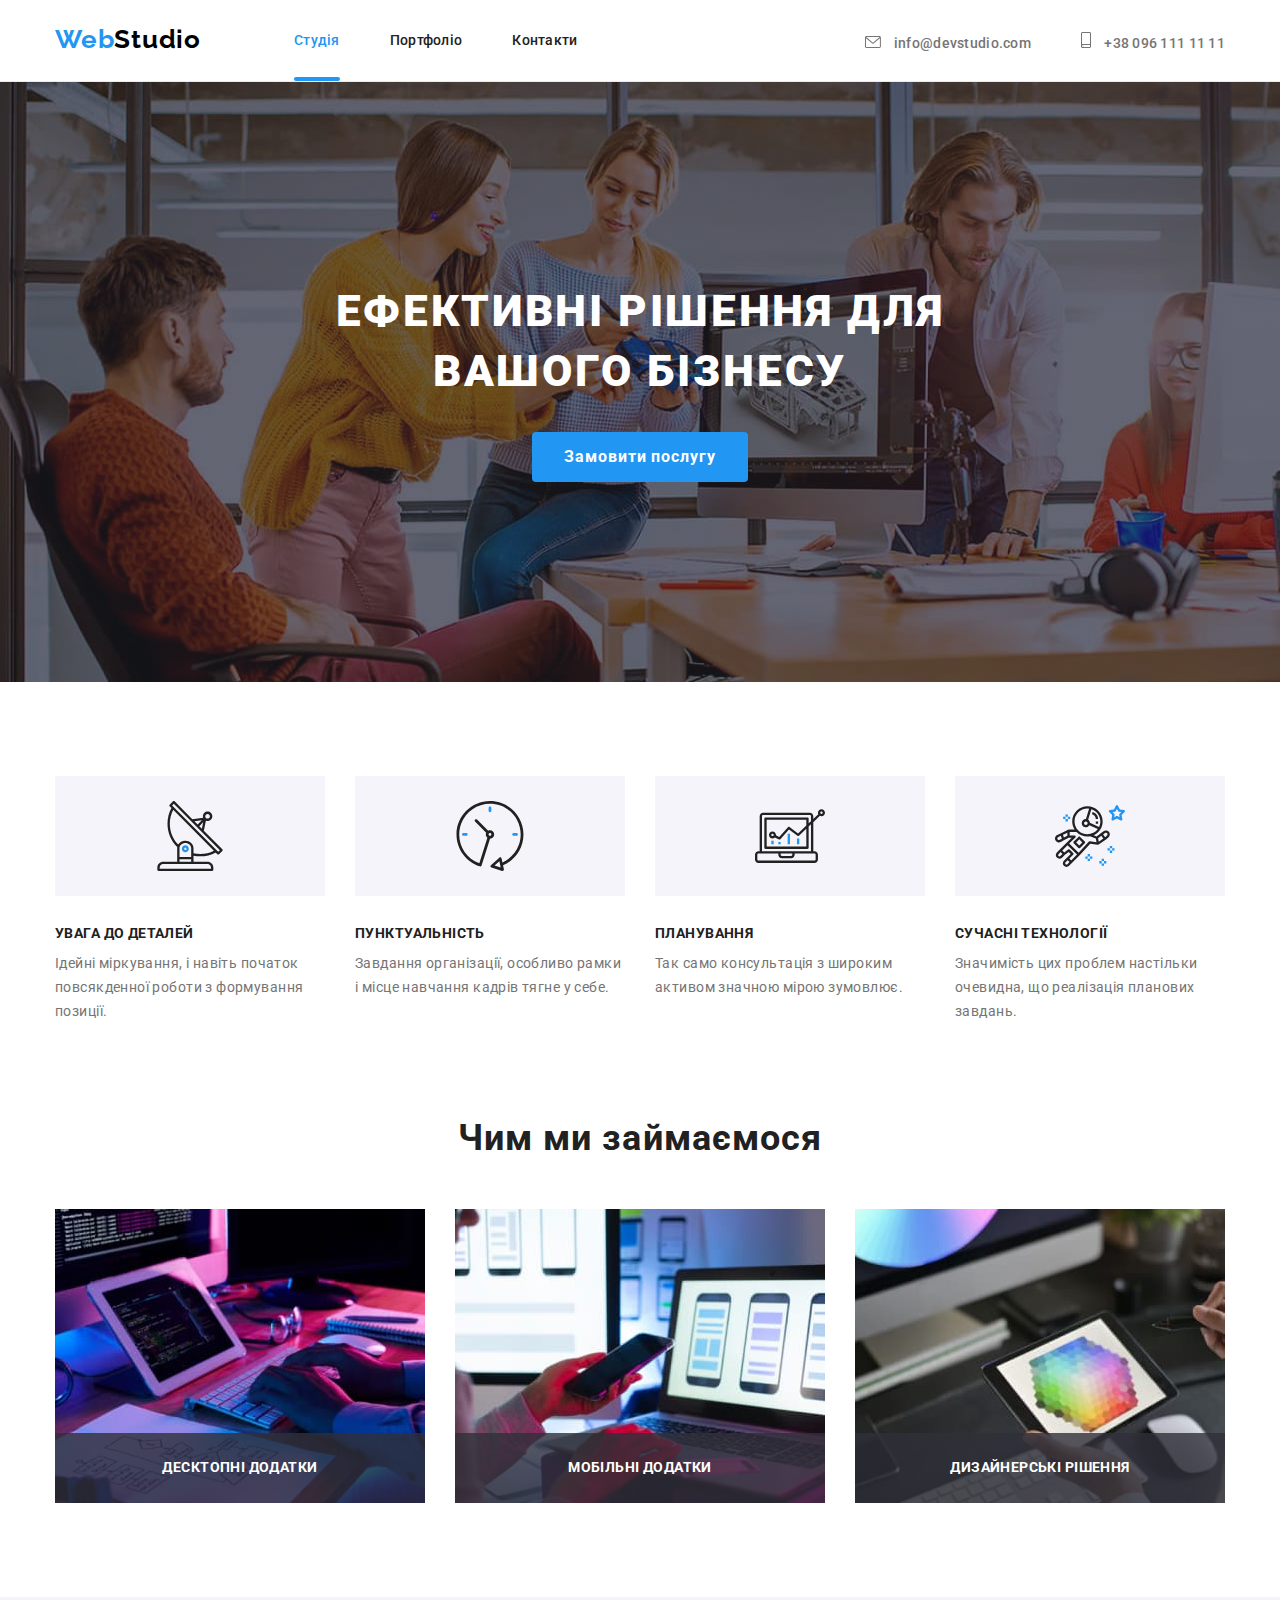
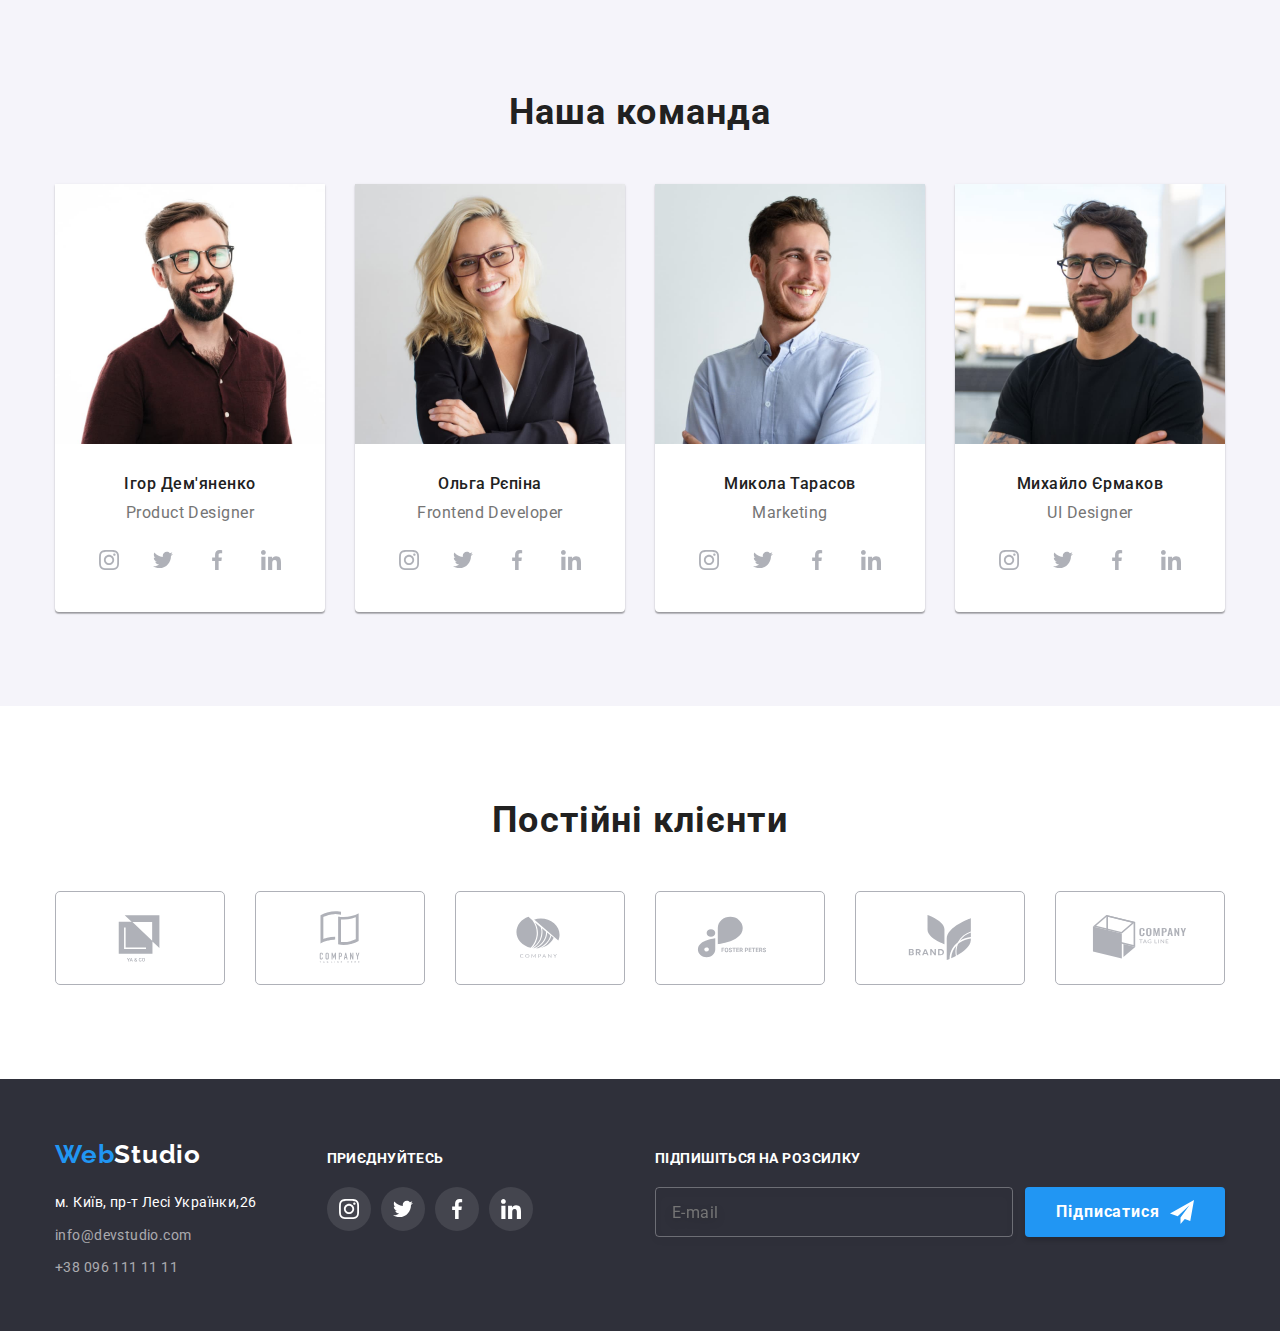
<file: index.html>
<!DOCTYPE html>
<html lang="uk">
<head>
    <meta charset="UTF-8">
    <meta http-equiv="X-UA-Compatible" content="IE=edge">
    <meta name="viewport" content="width=device-width, initial-scale=1.0">
    <title>WebStudio</title>
    <link rel="preconnect" href="https://fonts.googleapis.com"> 
    <link rel="preconnect" href="https://fonts.gstatic.com" crossorigin> 
    <link href="https://fonts.googleapis.com/css2?family=Raleway:wght@700&family=Roboto:wght@400;500;700;900&display=swap" rel="stylesheet">
    <link rel="stylesheet" href="https://cdnjs.cloudflare.com/ajax/libs/modern-normalize/1.1.0/modern-normalize.css">
    <link rel="stylesheet" href="css/main.min.css">
</head>
<body>
    <header class="header">
        <div class="header-mobile container">
            <a class="header__logo link" href="./index.html">
                Web<span class="accent">Studio</span> 
            </a>
            <button class="header-mobile__btn js-open-menu" type="button">
                <svg class="mobile-open" width="25" height="25">
                    <use href="./images/icons.svg#icon-menu_40px"></use>
                </svg>
            </button>
       
            <div class="header-mobile__wrap js-menu-container">
                <button class="header-mobile__btn-close js-close-menu" type="button">
                    <svg class="mobile-close" width="19" height="19">
                        <use href="./images/icons.svg#icon-close_40px"></use>
                    </svg>
                </button>
                <nav class="nav-mobile">
                    <ul class="nav-mobile__list list">
                        <li class="nav-mobile__item"><a class="nav-mobile__link link current" href="#">Студія</a></li>
                        <li class="nav-mobile__item"><a class="nav-mobile__link link" href="./portfolio.html">Портфоліо</a></li>
                        <li class="nav-mobile__item"><a class="nav-mobile__link link" href="#">Контакти</a></li>
                    </ul>
                </nav>
                <div class="contacts-mobile">
                   <ul class="contacts-mobile__list list">
                    <li class="contacts-mobile__item">
                        <a class="contacts-mobile__link-tel link" href="tel:+380961111111">+38 096 111 11 11</a>
                    </li>
                    <li class="contacts-mobile__item">
                        <a class="contacts-mobile__link-mail link" href="mailto:info@devstudio.com">info@devstudio.com</a>    
                    </li>
                   </ul>
                    
                </div>
                <div class="soc-media-mobile">
                    <ul class="soc-media-mobile__list list">
                        <li class="soc-media-mobile__item"><a class="soc-media-mobile__link link" href="https://www.instagram.com" aria-label="посилання на інстаграм">Instagram</a></li>
                        <li class="soc-media-mobile__item after"><a class="soc-media-mobile__link link" href="https://twitter.com" aria-label="посилання на твіттер">Twitter</a></li>
                        <li class="soc-media-mobile__item after"><a class="soc-media-mobile__link link" href="https://www.facebook.com" aria-label="посилання на фейсбук">Facebook</a></li>
                        <li class="soc-media-mobile__item after"><a class="soc-media-mobile__link link" href="https://ua.linkedin.com" aria-label="посилання на лінкедін">LinkedIn</a></li>
                    </ul>
                </div>
            </div>


        </div>
        <div class="container header__container">
            <a class="header__logo link" href="./index.html">
                Web<span class="accent">Studio</span> 
            </a>
            <nav class="header__nav">
                <ul class="header__menu list">
                  <li class="header__menu-item"><a class="header__menu-link link current" href="#">Студія</a></li>
                  <li class="header__menu-item"><a class="header__menu-link link" href="./portfolio.html">Портфоліо</a></li>
                  <li class="header__menu-item"><a class="header__menu-link link" href="#">Контакти</a></li>
                </ul>
            </nav>
            <ul class="header__contacts list">
                <li class="header__contacts-item">
                 <div class="header__contacts-icon">
                    <a class="header__contacts-mail link" href="mailto:info@devstudio.com">
                        <svg class="contacts-icons" aria-label="конверт" width="16px" height="12px">
                            <use href="./images/icons.svg#icon-envelope"></use>
                        </svg> 
                     info@devstudio.com
                    </a>
                 </div>
                </li>
                <li class="header__contacts-item">
                    <div class="header__contacts-icon">
                        <a class="header__contacts-tel link" href="tel:+380961111111">
                            <svg class="contacts-icons" aria-label="телефон" width="10px" height="16px">
                                <use href="./images/icons.svg#icon-smartphone"></use>
                            </svg>
                         +38 096 111 11 11
                        </a>
                    </div>
                </li>
            </ul>
        </div>
    </header>

    <main  class="page-main">
      
        <section class="hero">
            <div class="hero__container container">
               
                <h1 class="hero__head">ЕФЕКТИВНІ РІШЕННЯ ДЛЯ ВАШОГО БІЗНЕСУ </h1>
                <button data-modal-open class="hero__button" type="button">Замовити послугу</button>
                

             
            </div>
        </section>
        <section class="advantages">
            <div class="advantages__container container">
                <h2 class="advantages__visually-hidden">Наші переваги</h2>
                <ul class="advantages__list list">
                    <li class="advantages__item">
                        <div class="advantages__icon">
                            <svg class="advantages-icons" aria-label="антена" width="70px" height="70px">
                                <use href="./images/icons.svg#icon-antenna"></use>
                            </svg>
                        </div>
                        <h3 class="advantages__item-title">УВАГА ДО ДЕТАЛЕЙ</h3>
                        <p class="advantages__item-paragraph">Ідейні міркування, і навіть початок повсякденної роботи з формування позиції.
    
                        </p>
                    </li>
                    <li class="advantages__item">
                        <div class="advantages__icon">
                            <svg class="advantages-icons" aria-label="годинник" width="70px" height="70px">
                                <use href="./images/icons.svg#icon-clock"></use>
                            </svg>
                        </div>
                        <h3 class="advantages__item-title">ПУНКТУАЛЬНІСТЬ</h3>
                        <p class="advantages__item-paragraph">Завдання організації, особливо рамки і місце навчання кадрів тягне у себе.
    
                        </p>
                    </li>
                    <li class="advantages__item">
                        <div class="advantages__icon">
                            <svg class="advantages-icons" aria-label="діаграма" width="70px" height="70px">
                                <use href="./images/icons.svg#icon-diagram"></use>
                            </svg>
                        </div>
                        <h3 class="advantages__item-title">ПЛАНУВАННЯ</h3>
                        <p class="advantages__item-paragraph">Так само консультація з широким активом значною мірою зумовлює.
    
                        </p>
                    </li>
                    <li class="advantages__item">
                        <div class="advantages__icon">
                            <svg class="advantages__icons" aria-label="астронавт" width="70px" height="70px">
                                <use href="./images/icons.svg#icon-astronaut"></use>
                            </svg>
                        </div>
                        <h3 class="advantages__item-title">СУЧАСНІ ТЕХНОЛОГІЇ</h3>
                        <p class="advantages__item-paragraph">Значимість цих проблем настільки очевидна, що реалізація планових завдань.
    
                        </p>
                    </li>
                </ul>
            </div>
        </section>
    
        <section class="gallery">
            <div class="container gallery__container">
                <h2 class="gallery__head">Чим ми займаємося</h2>
                <ul class="gallery__list list">
                    <li class="gallery__item">
                        <picture>
                            <source
                              srcset="./images/img.jpg 1x, ./images/desktop1/img@2x-14.jpg 2x"
                              media="(min-width:1200px)"
                              type="image/jpg" 
                            />
                            
                            <img class="gallery__img" src="images/img.jpg" alt="фото1"/>
                        </picture>
                       
                        <p class="gallery__paragraph">ДЕСКТОПНІ ДОДАТКИ</p>
                    </li>
                    <li class="gallery__item">
                        <picture>
                            <source
                              srcset="./images/img-2.jpg 1x, ./images/desktop1/img@2x.jpg 2x"
                              media="(min-width:1200px)"
                              type="image/jpg" 
                            />
                            
                            <img class="gallery__img" src="images/img-2.jpg" alt="фото2"/>
                        </picture>
                        
                        <p class="gallery__paragraph">МОБІЛЬНІ ДОДАТКИ</p>
                    </li>
                    <li class="gallery__item">
                        <picture>
                            <source
                              srcset="./images/img-3.jpg 1x, ./images/desktop1/img@2x-2.jpg 2x"
                              media="(min-width:1200px)"
                              type="image/jpg" 
                            />
                            
                            <img class="gallery__img" src="images/img-3.jpg" alt="фото3"/>
                        </picture>
                      
                        <p class="gallery__paragraph">ДИЗАЙНЕРСЬКІ РІШЕННЯ</p>
                    </li>
                </ul>
            </div>
        </section>
    
        <section class="team">
            <div class="team__container container">
                <h2 class="team__head">Наша команда</h2>
                <ul class="team__list item-block list">
                    <li class="item-block__item">
                      
                        <picture>
                            <source
                              srcset="./images/photo.jpg 1x, ./images/desktop1/photo@2x-1.jpg 2x"
                              media="(min-width:1200px)"
                              type="image/jpg" 
                            />
                            <source
                              srcset="./images/tablet1/tabphoto1.jpg 1x, ./images/tablet1/tabphoto1@2x.jpg 2x"
                              media="(min-width:768px)"
                              type="image/jpg" 
                            />
                            <source
                              srcset="./images/mobile1/photomob-1.jpg 1x, ./images/mobile1/photomob@2x-1.jpg 2x"
                              media="(min-width:480px)"
                              type="image/jpg" 
                            />
                            <img class="item-block__img" src="images/photo.jpg" alt="Ігор Дем'яненко"/>
                        </picture>
            
                        <div class="item-block__info">
                            <h3 class="item-block__name">Ігор Дем'яненко</h3>
                            <p class="item-block__profession">Product Designer</p>
                           <ul class="social-list list">
                                <li  class="social-list__item">
                                    <a class="social-link link" href="https://www.instagram.com" aria-label="посилання на інстаграм">
                                        <svg class="social-icon" aria-label="інстаграм" width="20px" height="20px">
                                            <use href="./images/icons.svg#icon-instagram"></use>
                                        </svg>
                                    </a>
                                </li>
                                <li class="social-list__item">
                                    <a class="social-link link" href="https://twitter.com" aria-label="посилання на твіттер">
                                        <svg class="social-icon" aria-label="твіттер" width="20px" height="20px">
                                            <use href="./images/icons.svg#icon-twitter"></use>
                                        </svg>
                                    </a>
                                </li>
                                <li class="social-list__item">
                                    <a class="social-link link" href="https://www.facebook.com" aria-label="посилання на фейсбук">
                                        <svg class="social-icon" aria-label="фейсбук" width="20px" height="20px">
                                            <use href="./images/icons.svg#icon-facebook"></use>
                                        </svg>
                                    </a>
                                </li>
                                <li class="social-list__item">
                                    <a class="social-link link" href="https://ua.linkedin.com" aria-label="посилання на лінкедін">
                                        <svg class="social-icon" aria-label="лінкедін" width="20px" height="20px">
                                            <use href="./images/icons.svg#icon-linkedin"></use>
                                        </svg>
                                    </a>
                                </li>
                           </ul>
                        </div>
                    </li>
                    <li class="item-block__item">
                        <picture>
                            <source
                              srcset="./images/photo-2.jpg 1x, ./images/desktop1/photo@2x-2.jpg 2x"
                              media="(min-width:1200px)"
                              type="image/jpg" 
                            />
                            <source
                              srcset="./images/tablet1/tabphoto2.jpg 1x, ./images/tablet1/tabphoto@2x-2.jpg 2x"
                              media="(min-width:768px)"
                              type="image/jpg" 
                            />
                            <source
                              srcset="./images/mobile1/photomob-2.jpg 1x, ./images/mobile1/photomob@2x-2.jpg 2x"
                              media="(min-width:480px)"
                              type="image/jpg" 
                            />
                            <img class="item-block__img" src="./images/photo-2.jpg" alt="Ольга Рєпіна"/>
                           
                        </picture>
                       
                        <div class="item-block__info">
                            <h3 class="item-block__name">Ольга Рєпіна</h3>
                            <p class="item-block__profession">Frontend Developer</p>
                            <ul class="social-list list">
                                <li  class="social-list__item">
                                    <a class="social-link link" href="https://www.instagram.com" aria-label="посилання на інстаграм">
                                        <svg class="social-icon" aria-label="інстаграм" width="20px" height="20px">
                                            <use href="./images/icons.svg#icon-instagram"></use>
                                        </svg>
                                    </a>
                                </li>
                                <li class="social-list__item">
                                    <a class="social-link link" href="https://twitter.com" aria-label="посилання на твіттер">
                                        <svg class="social-icon" aria-label="твіттер" width="20px" height="20px">
                                            <use href="./images/icons.svg#icon-twitter"></use>
                                        </svg>
                                    </a>
                                </li>
                                <li class="social-list__item">
                                    <a class="social-link link" href="https://www.facebook.com" aria-label="посилання на фейсбук">
                                        <svg class="social-icon" aria-label="фейсбук" width="20px" height="20px">
                                            <use href="./images/icons.svg#icon-facebook"></use>
                                        </svg>
                                    </a>
                                </li>
                                <li class="social-list__item">
                                    <a class="social-link link" href="https://ua.linkedin.com" aria-label="посилання на лінкедін">
                                        <svg class="social-icon" aria-label="лінкедін" width="20px" height="20px">
                                            <use href="./images/icons.svg#icon-linkedin"></use>
                                        </svg>
                                    </a>
                                </li>
                           </ul>
                        </div>
                    </li>
                    <li class="item-block__item">
                        <picture>
                            <source
                              srcset="./images/photo-3.jpg 1x, ./images/desktop1/photo@2x-3.jpg 2x"
                              media="(min-width:1200px)"
                              type="image/jpg" 
                            />
                            <source
                              srcset="./images/tablet1/tabphoto3.jpg 1x, ./images/tablet1/tabphoto@2x-3.jpg 2x"
                              media="(min-width:768px)"
                              type="image/jpg" 
                            />
                            <source
                              srcset="./images/mobile1/photomob-3.jpg 1x, ./images/mobile1/photomob@2x-3.jpg 2x"
                              media="(min-width:480px)"
                              type="image/jpg" 
                            />
                            <img class="item-block__img" src="images/photo-3.jpg" alt="Микола Тарасов" />
                           
                        </picture>
                       
                        <div class="item-block__info">
                            <h3 class="item-block__name">Микола Тарасов</h3>
                            <p class="item-block__profession">Marketing</p>
                            <ul class="social-list list">
                                <li  class="social-list__item">
                                    <a class="social-link link" href="https://www.instagram.com" aria-label="посилання на інстаграм">
                                        <svg class="social-icon" aria-label="інстаграм" width="20px" height="20px">
                                            <use href="./images/icons.svg#icon-instagram"></use>
                                        </svg>
                                    </a>
                                </li>
                                <li class="social-list__item">
                                    <a class="social-link link" href="https://twitter.com" aria-label="посилання на твіттер">
                                        <svg class="social-icon" aria-label="твіттер" width="20px" height="20px">
                                            <use href="./images/icons.svg#icon-twitter"></use>
                                        </svg>
                                    </a>
                                </li>
                                <li class="social-list__item">
                                    <a class="social-link link" href="https://www.facebook.com" aria-label="посилання на фейсбук">
                                        <svg class="social-icon" aria-label="фейсбук" width="20px" height="20px">
                                            <use href="./images/icons.svg#icon-facebook"></use>
                                        </svg>
                                    </a>
                                </li>
                                <li class="social-list__item">
                                    <a class="social-link link" href="https://ua.linkedin.com" aria-label="посилання на лінкедін">
                                        <svg class="social-icon" aria-label="лінкедін" width="20px" height="20px">
                                            <use href="./images/icons.svg#icon-linkedin"></use>
                                        </svg>
                                    </a>
                                </li>
                           </ul>
                        </div>
                    </li>
                    <li class="item-block__item">
                        <picture>
                            <source
                              srcset="./images/photo-4.jpg 1x, ./images/desktop1/photo@2x-4.jpg 2x"
                              media="(min-width:1200px)"
                              type="image/jpg" 
                            />
                            <source
                              srcset="./images/tablet1/tabphoto4.jpg 1x, ./images/tablet1/tabphoto@2x-4.jpg 2x"
                              media="(min-width:768px)"
                              type="image/jpg" 
                            />
                            <source
                              srcset="./images/mobile1/photomob-4.jpg 1x, ./images/mobile1/photomob@2x-4.jpg 2x"
                              media="(min-width:480px)"
                              type="image/jpg" 
                            />
                            <img class="item-block__img" src="images/photo-4.jpg" alt="Михайло Єрмаков" />
                           
                        </picture>
                        
                        <div class="item-block__info">
                            <h3 class="item-block__name">Михайло Єрмаков</h3>
                            <p class="item-block__profession">UI Designer</p>
                            <ul class="social-list list">
                                <li  class="social-list__item">
                                    <a class="social-link link" href="https://www.instagram.com" aria-label="посилання на інстаграм">
                                        <svg class="social-icon" aria-label="інстаграм" width="20px" height="20px">
                                            <use href="./images/icons.svg#icon-instagram"></use>
                                        </svg>
                                    </a>
                                </li>
                                <li class="social-list__item">
                                    <a class="social-link link" href="https://twitter.com" aria-label="посилання на твіттер">
                                        <svg class="social-icon" aria-label="твіттер" width="20px" height="20px">
                                            <use href="./images/icons.svg#icon-twitter"></use>
                                        </svg>
                                    </a>
                                </li>
                                <li class="social-list__item">
                                    <a class="social-link link" href="https://www.facebook.com" aria-label="посилання на фейсбук">
                                        <svg class="social-icon" aria-label="фейсбук" width="20px" height="20px">
                                            <use href="./images/icons.svg#icon-facebook"></use>
                                        </svg>
                                    </a>
                                </li>
                                <li class="social-list__item">
                                    <a class="social-link link" href="https://ua.linkedin.com" aria-label="посилання на лінкедін">
                                        <svg class="social-icon" aria-label="лінкедін" width="20px" height="20px">
                                            <use href="./images/icons.svg#icon-linkedin"></use>
                                        </svg>
                                    </a>
                                </li>
                           </ul>
                        </div>
                    </li>
                </ul>
            </div>
        </section>
    
        <section class="clients">
            <div class="container">
                <h2 class="clients__head">Постійні клієнти</h2>
                <ul class="clients__list list">
                    <li class="clients__item">
                        <a class="clients__link link" href="#" aria-label="посилання на компанію">
                            <svg class="clients-icon" aria-label="компанія" width="106px" height="60">
                                <use href="./images/icons.svg#icon-Logo"></use>
                            </svg>
                        </a>
                    </li>
                    <li class="clients__item">
                        <a class="clients__link link" href="#" aria-label="посилання на компанію">
                            <svg class="clients-icon" aria-label="компанія" width="106px" height="60">
                                <use href="./images/icons.svg#icon-Logo-2"></use>
                            </svg>
                        </a>
                    </li>
                    <li class="clients__item">
                        <a class="clients__link link" href="#" aria-label="посилання на компанію">
                            <svg class="clients-icon" aria-label="компанія" width="106px" height="60">
                                <use href="./images/icons.svg#icon-Logo-3"></use>
                            </svg>
                         </a>
                    </li>
                    <li class="clients__item">
                        <a class="clients__link link" href="#" aria-label="посилання на компанію">
                            <svg class="clients-icon" aria-label="компанія" width="106px" height="60">
                                <use href="./images/icons.svg#icon-Logo-4"></use>
                            </svg>
                        </a>
                    </li>
                    <li class="clients__item">
                        <a class="clients__link link" href="#" aria-label="посилання на компанію">
                            <svg class="clients-icon" aria-label="компанія" width="106px" height="60">
                                <use href="./images/icons.svg#icon-Logo-5"></use>
                            </svg>
                        </a>
                    </li>
                    <li class="clients__item">
                        <a class="clients__link link" href="#" aria-label="посилання на компанію">
                            <svg class="clients-icon" aria-label="компанія" width="106px" height="60">
                                <use href="./images/icons.svg#icon-Logo-6"></use>
                            </svg>
                        </a>
                    </li>
                </ul>
            </div>
        </section>
    
    

    </main>
    <footer class="footer">
        <div class="container footer__container">
            <div class="footer__tablet">
                <div class="footer__contacts">
                    <a class="footer__logo link" href="./index.html">
                        Web<span class="logo-footer-accent">Studio</span>
                    </a>
                    
                    <address class="footer__adress">
                        <ul class="footer__list list">
                            <li class="footer__item"><a class="footer__map link" href="https://goo.gl/maps/fyVQW1wVVdpxyoAL6" target="_blank"  rel="noopener noreferrer" >м. Київ, пр-т Лесі Українки,26</a></li>
                            <li class="footer__item"><a class="footer__mail link" href="mailto:info@devstudio.com">info@devstudio.com</a></li>
                            <li class="footer__item"><a class="footer__tel link" href="tel:+380961111111">+38 096 111 11 11</a></li>
                        </ul>
                    </address>
                </div>
                <div class="footer-social">
                    <h3 class="footer-social__head">ПРИЄДНУЙТЕСЬ</h3>
                    <ul class="social-list list">
                        <li  class="footer-social__item">
                            <a class="social-link link" href="https://www.instagram.com" aria-label="посилання на інстаграм">
                                <svg class="social-icon-footer" aria-label="інстаграм" width="20px" height="20px">
                                    <use href="./images/icons.svg#icon-instagram"></use>
                                </svg>
                            </a>
                        </li>
                        <li class="footer-social__item">
                            <a class="social-link link" href="https://twitter.com" aria-label="посилання на твіттер">
                                <svg class="social-icon-footer" aria-label="твіттер" width="20px" height="20px">
                                    <use href="./images/icons.svg#icon-twitter"></use>
                                </svg>
                            </a>
                        </li>
                        <li class="footer-social__item">
                            <a class="social-link link" href="https://www.facebook.com" aria-label="посилання на фейсбук">
                                <svg class="social-icon-footer" aria-label="фейсбук" width="20px" height="20px">
                                    <use href="./images/icons.svg#icon-facebook"></use>
                                </svg>
                            </a>
                        </li>
                        <li class="footer-social__item">
                            <a class="social-link link" href="https://ua.linkedin.com" aria-label="посилання на лінкедін">
                                <svg class="social-icon-footer" aria-label="лінкедін" width="20px" height="20px">
                                    <use href="./images/icons.svg#icon-linkedin"></use>
                                </svg>
                            </a>
                        </li>
                   </ul>
                </div>
            </div>
            <div class="footer-mail">
                <p class="footer-mail__paragraph">ПІДПИШІТЬСЯ НА РОЗСИЛКУ</p>
                <form class="form-subscribe">
                    <input class="form-subscribe__input" type="email" name="email" placeholder="E-mail">
                    <button class="form-subscribe__button" type="submit">Підписатися
                        <svg class="form-subscribe__icon" width="24" height="24">
                            <use href="./images/icons.svg#icon-icon-send"></use>
                        </svg>
                    </button>
                </form>

            </div>
        </div>
    </footer>
    
    <div class="backdrop is-hidden" data-modal>
        <div class="modal">
            <p class="modal__title">Залиште свої дані, ми вам передзвонимо</p>
            <button class="modal__button-close" data-modal-close>
                <svg class="icon-close" width="18" height="18">
                    <use href="./images/icons.svg#icon-close-black-18dp"></use>
                </svg>
            </button>
            <form class="modal-forms">
                <div class="modal-forms__group">
                    <label class="modal-forms__label" for="name">Ім'я</label>
                    <div class="modal-forms__svg">
                        <input class="modal-forms__input" type="text" name="name" id="name">
                        <svg class="modal-icon" width="18" height="18">
                            <use href="./images/icons.svg#icon-person-black-18dp-1"></use>
                        </svg>
                    </div>
                </div>
                <div class="modal-forms__group">
                    <label class="modal-forms__label" for="number-tel">Телефон</label>
                    <div class="modal-forms__svg">
                        <input class="modal-forms__input" type="tel" name="number-tel" id="number-tel">
                        <svg class="modal-icon" width="18" height="18">
                            <use href="./images/icons.svg#icon-phone-black-18dp-1"></use>
                        </svg>
                    </div>
                </div>
                <div class="modal-forms__group">
                    <label class="modal-forms__label" for="mail">Пошта</label>
                    <div class="modal-forms__svg">
                        <input class="modal-forms__input" type="email" name="mail" id="mail">
                        <svg class="modal-icon" width="18" height="18">
                            <use href="./images/icons.svg#icon-email-black-18dp-1"></use>
                        </svg>
                    </div>
                </div>
                <div class="form-box">
                    <label class="modal-forms__label" for="feedback">Коментар</label>
                    <textarea class="modal-textarea" name="feedback" id="feedback" placeholder="Введіть текст"></textarea>
                </div>
                <div class="form-checked">
                    
                    <label class="form-checked__label" for="user-accept">
                        <input class="modal-checked visually-hidden" type="checkbox" name="accept" id="user-accept">
                        <span class="modal-checked__vector">
                            <svg class="modal-checked__icon" width="11" height="8">
                                <use href="./images/icons.svg#icon-Vector"></use>
                            </svg>
                        </span>
                        <span>Погоджуюся з розсилкою та приймаю</span>
                    </label>
                    <a href="#" class="form-checked__checkbox-link"> Умови договору</a>
                </div>
                <button class="modal-btn" type="submit">Відправити</button>
            </form>
        </div>
    </div>
    <script src="./js/mobile-menu.js"></script>
    <script src="./js/modal.js"></script>
</body>
</html>
</file>
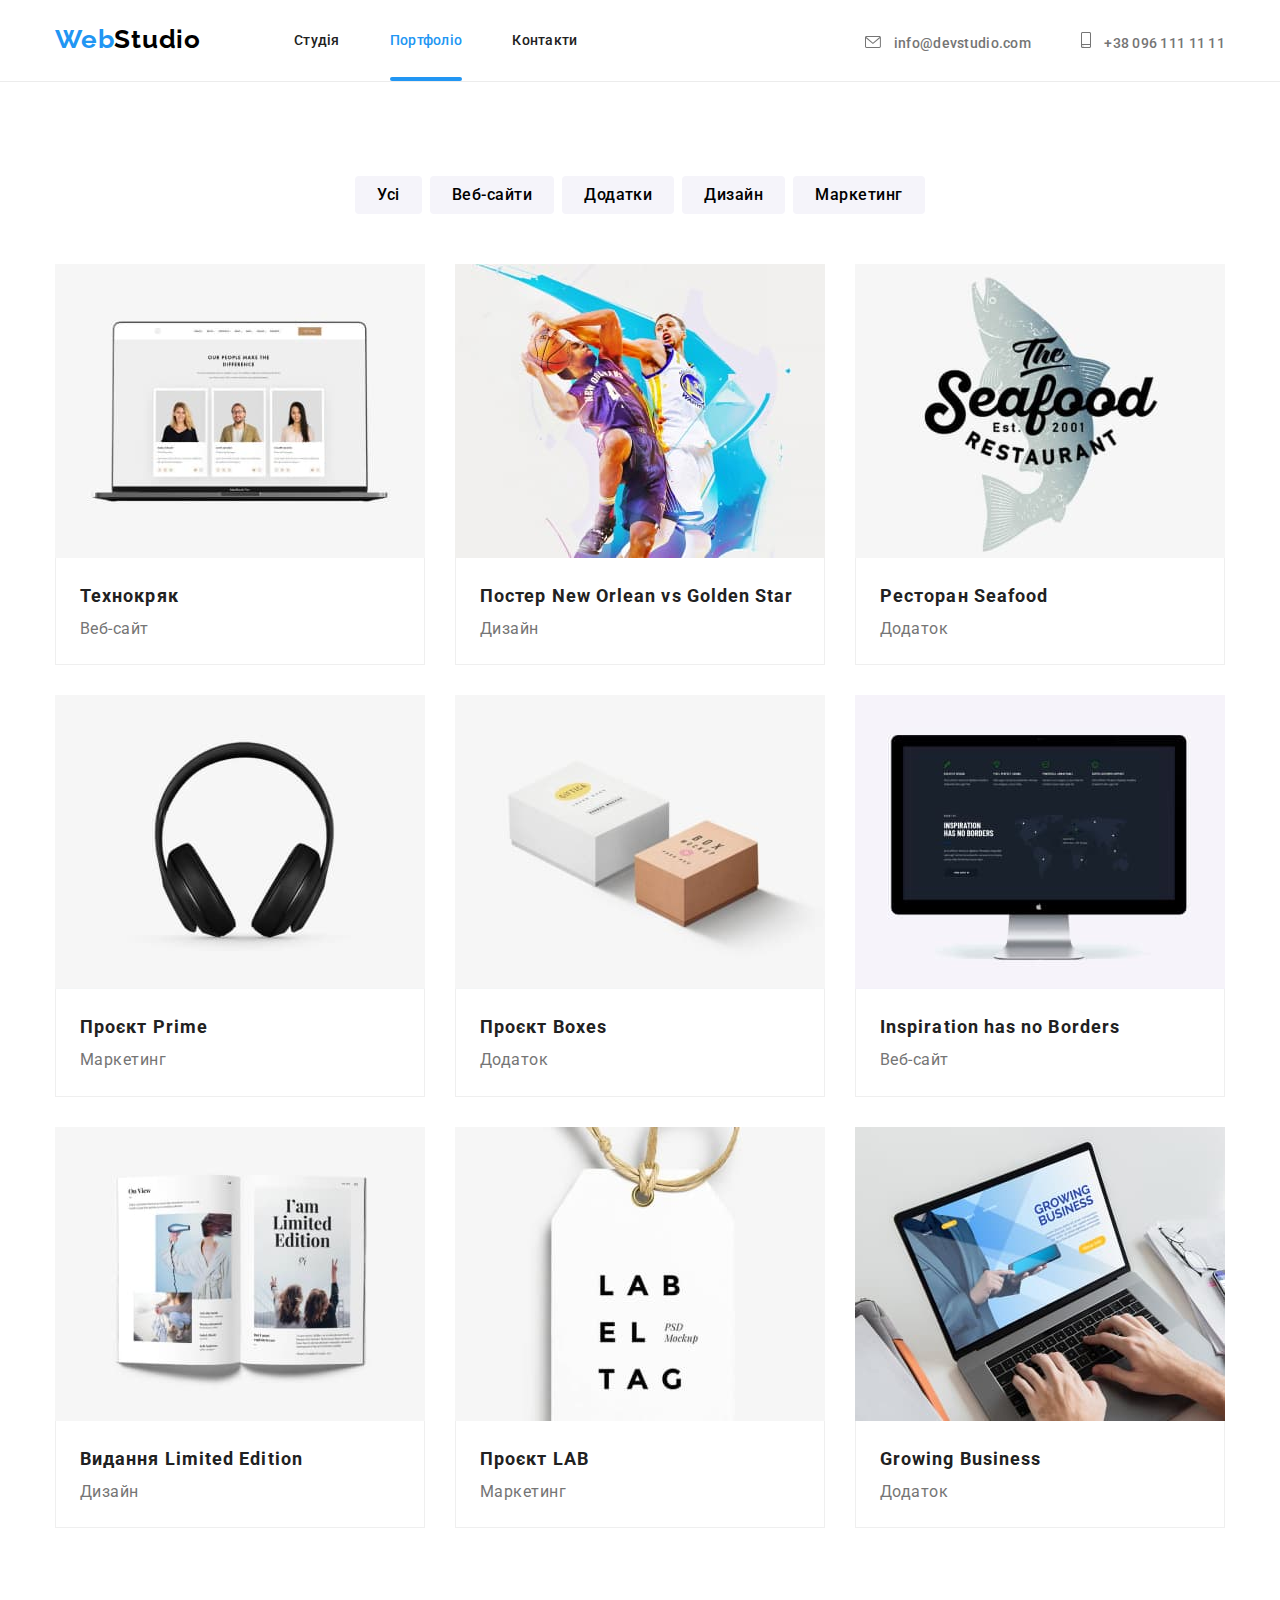
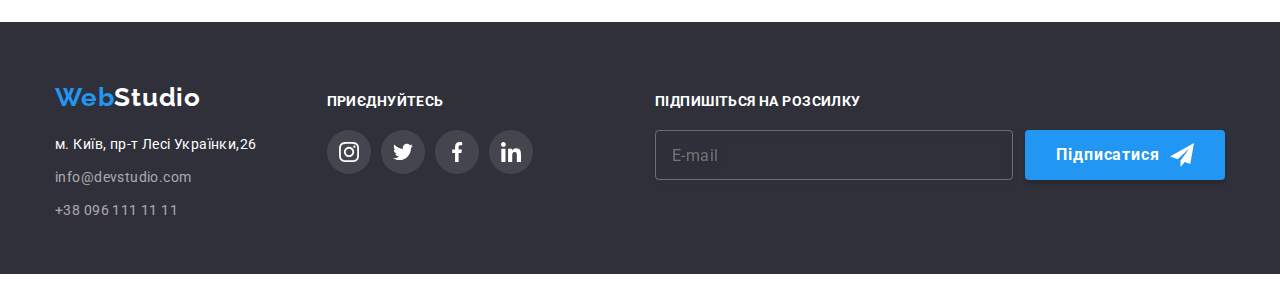
<file: portfolio.html>
<!DOCTYPE html>
<html lang="uk">
<head>
    <meta charset="UTF-8">
    <meta http-equiv="X-UA-Compatible" content="IE=edge">
    <meta name="viewport" content="width=device-width, initial-scale=1.0">
    <title>WebStudio</title>
    <link rel="preconnect" href="https://fonts.googleapis.com"> 
    <link rel="preconnect" href="https://fonts.gstatic.com" crossorigin> 
    <link href="https://fonts.googleapis.com/css2?family=Raleway:wght@700&family=Roboto:wght@400;500;700;900&display=swap" rel="stylesheet">
    <link rel="stylesheet" href="https://cdnjs.cloudflare.com/ajax/libs/modern-normalize/1.1.0/modern-normalize.css">
    <!-- <link rel="stylesheet" href="css/styles.css"> -->
    <link rel="stylesheet" href="css/main.min.css"> 
</head>
<body>
    <header class="header">
        <div class="header-mobile">
            <a class="header__logo link" href="./index.html">
                Web<span class="accent">Studio</span> 
            </a>
            <button class="header-mobile__btn js-open-menu" type="button">
                <svg class="mobile-open" width="25" height="25">
                    <use href="./images/icons.svg#icon-menu_40px"></use>
                </svg>
            </button>
       
            <div class="header-mobile__wrap js-menu-container">
                <button class="header-mobile__btn-close js-close-menu" type="button">
                    <svg class="mobile-close" width="19" height="19">
                        <use href="./images/icons.svg#icon-close_40px"></use>
                    </svg>
                </button>
                <nav class="nav-mobile">
                    <ul class="nav-mobile__list list">
                        <li class="nav-mobile__item"><a class="nav-mobile__link link" href="./index.html">Студія</a></li>
                        <li class="nav-mobile__item"><a class="nav-mobile__link link current" href="#">Портфоліо</a></li>
                        <li class="nav-mobile__item"><a class="nav-mobile__link link" href="#">Контакти</a></li>
                    </ul>
                </nav>
                <div class="contacts-mobile">
                   <ul class="contacts-mobile__list list">
                    <li class="contacts-mobile__item">
                        <a class="contacts-mobile__link-tel link" href="tel:+380961111111">+38 096 111 11 11</a>
                    </li>
                    <li class="contacts-mobile__item">
                        <a class="contacts-mobile__link-mail link" href="mailto:info@devstudio.com">info@devstudio.com</a>    
                    </li>
                   </ul>
                    
                </div>
                <div class="soc-media-mobile">
                    <ul class="soc-media-mobile__list list">
                        <li class="soc-media-mobile__item"><a class="soc-media-mobile__link link" href="https://www.instagram.com" aria-label="посилання на інстаграм">Instagram</a></li>
                        <li class="soc-media-mobile__item after"><a class="soc-media-mobile__link link" href="https://twitter.com" aria-label="посилання на твіттер">Twitter</a></li>
                        <li class="soc-media-mobile__item after"><a class="soc-media-mobile__link link" href="https://www.facebook.com" aria-label="посилання на фейсбук">Facebook</a></li>
                        <li class="soc-media-mobile__item after"><a class="soc-media-mobile__link link" href="https://ua.linkedin.com" aria-label="посилання на лінкедін">LinkedIn</a></li>
                    </ul>
                </div>
            </div>


        </div>
        <div class="container header__container">
            <a class="header__logo link" href="./index.html">
                Web<span class="accent">Studio</span> 
            </a>
            <nav class="header__nav">
                <ul class="header__menu list">
                  <li class="header__menu-item"><a class="header__menu-link link " href="./index.html">Студія</a></li>
                  <li class="header__menu-item"><a class="header__menu-link link current" href="#">Портфоліо</a></li>
                  <li class="header__menu-item"><a class="header__menu-link link" href="#">Контакти</a></li>
                </ul>
            </nav>
            <ul class="header__contacts list">
                <li class="header__contacts-item">
                 <div class="header__contacts-icon">
                    <a class="header__contacts-mail link" href="mailto:info@devstudio.com">
                        <svg class="contacts-icons" aria-label="конверт" width="16px" height="12px">
                            <use href="./images/icons.svg#icon-envelope"></use>
                        </svg> 
                     info@devstudio.com
                    </a>
                 </div>
                </li>
                <li class="header__contacts-item">
                    <div class="header__contacts-icon">
                        <a class="header__contacts-tel link" href="tel:+380961111111">
                            <svg class="contacts-icons" aria-label="телефон" width="10px" height="16px">
                                <use href="./images/icons.svg#icon-smartphone"></use>
                            </svg>
                         +38 096 111 11 11
                        </a>
                    </div>
                </li>
            </ul>
        </div>
    </header>

    
    <main class="portfolio-main">
        <section class="portfolio-hero">
            <div class="container">
                <h1 class="visually-hidden">Фільтр</h1>
                <ul class="portfolio-hero__list list">
                    <li class="portfolio-hero__item"><button class="portfolio-hero__button" type="button">Усі</button></li>
                    <li class="portfolio-hero__item"><button class="portfolio-hero__button" type="button">Веб-сайти</button></li>
                    <li class="portfolio-hero__item"><button class="portfolio-hero__button" type="button">Додатки</button></li>
                    <li class="portfolio-hero__item"><button class="portfolio-hero__button" type="button">Дизайн</button></li>
                    <li class="portfolio-hero__item"><button class="portfolio-hero__button" type="button">Маркетинг</button></li>
                </ul>
            
                <ul class="portfolio-gallery__list list">
                    <li class="portfolio-gallery__item">
                        <div class="img-descr">
                            <picture>
                                <source
                                  srcset="./images/portfolio1.jpg 1x, ./images/desktop1/img@2x-7.jpg 2x"
                                  media="(min-width:1200px)"
                                  type="image/jpg" 
                                />
                                <source
                                  srcset="./images/tablet1/tabportf1.jpg 1x, ./images/tablet1/tabportf1-@2x.jpg 2x"
                                  media="(min-width:768px)"
                                  type="image/jpg" 
                                />
                                <source
                                  srcset="./images/mobile1/portf1.jpg 1x, ./images/mobile1/portf1@2x.jpg 2x"
                                  media="(min-width:480px)"
                                  type="image/jpg" 
                                />
                                <img class="img-descr__img" src="images/portfolio1.jpg" alt="фото1"/>
                            </picture>
                           
                            <p class="img-descr__text">Ресурс пропонує комплексні пропозиції з різним рівнем функціоналу та сервісів. Все це дозволить відвідувачу отримати вичерпні відомості про компанію чи приватну особу.</p>
                        </div>
                        <div class="container-descr">
                            <h2 class="container-descr__head">Технокряк</h2>
                            <p class="container-descr__filter">Веб-сайт</p>
                        </div>
                    </li>
                    <li class="portfolio-gallery__item">
                        <div class="img-descr">
                            <picture>
                                <source
                                  srcset="./images/portfolio2.jpg 1x, ./images/desktop1/img@2x-8.jpg 2x"
                                  media="(min-width:1200px)"
                                  type="image/jpg" 
                                />
                                <source
                                  srcset="./images/tablet1/tabportf2.jpg 1x, ./images/tablet1/tabportf2-@2x.jpg 2x"
                                  media="(min-width:768px)"
                                  type="image/jpg" 
                                />
                                <source
                                  srcset="./images/mobile1/portf2.jpg 1x, ./images/mobile1/portf2@2x.jpg 2x"
                                  media="(min-width:480px)"
                                  type="image/jpg" 
                                />
                                <img class="img-descr__img" src="images/portfolio2.jpg" alt="фото2"/>
                            </picture>
                           
                            <p class="img-descr__text">Ресурс пропонує комплексні пропозиції з різним рівнем функціоналу та сервісів. Все це дозволить відвідувачу отримати вичерпні відомості про компанію чи приватну особу.</p>
                        </div>
                        <div class="container-descr">
                            <h2 class="container-descr__head">Постер New Orlean vs Golden Star</h2>
                            <p class="container-descr__filter">Дизайн</p>
                        </div>
                    </li>
                    <li class="portfolio-gallery__item">
                        <div class="img-descr">
                            <picture>
                                <source
                                  srcset="./images/portfolio3.jpg 1x, ./images/desktop1/img@2x-9.jpg 2x"
                                  media="(min-width:1200px)"
                                  type="image/jpg" 
                                />
                                <source
                                  srcset="./images/tablet1/tabportf3.jpg 1x, ./images/tablet1/tabportf3-@2x.jpg 2x"
                                  media="(min-width:768px)"
                                  type="image/jpg" 
                                />
                                <source
                                  srcset="./images/mobile1/portf3.jpg 1x, ./images/mobile1/portf3@2x.jpg 2x"
                                  media="(min-width:480px)"
                                  type="image/jpg" 
                                />
                                <img class="img-descr__img" src="images/portfolio3.jpg" alt="фото3"/>
                            </picture>
                           
                            <p class="img-descr__text">Ресурс пропонує комплексні пропозиції з різним рівнем функціоналу та сервісів. Все це дозволить відвідувачу отримати вичерпні відомості про компанію чи приватну особу.</p>
                        </div>
                        <div class="container-descr">
                            <h2 class="container-descr__head">Ресторан Seafood</h2>
                            <p class="container-descr__filter">Додаток</p>
                        </div>
                    </li>
                    <li class="portfolio-gallery__item">
                        <div class="img-descr">
                            <picture>
                                <source
                                  srcset="./images/portfolio4.jpg 1x, ./images/desktop1/img@2x-10.jpg 2x"
                                  media="(min-width:1200px)"
                                  type="image/jpg" 
                                />
                                <source
                                  srcset="./images/tablet1/tabportf4.jpg 1x, ./images/tablet1/tabportf4-@2x.jpg 2x"
                                  media="(min-width:768px)"
                                  type="image/jpg" 
                                />
                                <source
                                  srcset="./images/mobile1/portf4.jpg 1x, ./images/mobile1/portf4@2x.jpg 2x"
                                  media="(min-width:480px)"
                                  type="image/jpg" 
                                />
                                <img class="img-descr__img" src="images/portfolio4.jpg" alt="фото4"/>
                            </picture>
                         
                            <p class="img-descr__text">Ресурс пропонує комплексні пропозиції з різним рівнем функціоналу та сервісів. Все це дозволить відвідувачу отримати вичерпні відомості про компанію чи приватну особу.</p>
                        </div>
                        <div class="container-descr">
                            <h2 class="container-descr__head">Проєкт Prime</h2>
                            <p class="container-descr__filter">Маркетинг</p>
                        </div>
                    </li>
                    <li class="portfolio-gallery__item">
                        <div class="img-descr">
                            <picture>
                                <source
                                  srcset="./images/portfolio5.jpg 1x, ./images/desktop1/img@2x-11.jpg 2x"
                                  media="(min-width:1200px)"
                                  type="image/jpg" 
                                />
                                <source
                                  srcset="./images/tablet1/tabportf5.jpg 1x, ./images/tablet1/tabportf5-@2x.jpg 2x"
                                  media="(min-width:768px)"
                                  type="image/jpg" 
                                />
                                <source
                                  srcset="./images/mobile1/portf5.jpg 1x, ./images/mobile1/portf5@2x.jpg 2x"
                                  media="(min-width:480px)"
                                  type="image/jpg" 
                                />
                                <img class="img-descr__img" src="images/portfolio5.jpg" alt="фото5"/>
                            </picture>
                           
                            <p class="img-descr__text">Ресурс пропонує комплексні пропозиції з різним рівнем функціоналу та сервісів. Все це дозволить відвідувачу отримати вичерпні відомості про компанію чи приватну особу.</p>
                        </div>
                        <div class="container-descr">
                            <h2 class="container-descr__head">Проєкт Boxes</h2>
                            <p class="container-descr__filter">Додаток</p>
                        </div>
                    </li>
                    <li class="portfolio-gallery__item">
                        <div class="img-descr">
                            <picture>
                                <source
                                  srcset="./images/portfolio6.jpg 1x, ./images/desktop1/img@2x-12.jpg 2x"
                                  media="(min-width:1200px)"
                                  type="image/jpg" 
                                />
                                <source
                                  srcset="./images/tablet1/tabportf6.jpg 1x, ./images/tablet1/tabportf6-@2x.jpg 2x"
                                  media="(min-width:768px)"
                                  type="image/jpg" 
                                />
                                <source
                                  srcset="./images/mobile1/portf6.jpg 1x, ./images/mobile1/portf6@2x.jpg 2x"
                                  media="(min-width:480px)"
                                  type="image/jpg" 
                                />
                                <img class="img-descr__img" src="images/portfolio6.jpg" alt="фото6"/>
                            </picture>
                           
                            <p class="img-descr__text">Ресурс пропонує комплексні пропозиції з різним рівнем функціоналу та сервісів. Все це дозволить відвідувачу отримати вичерпні відомості про компанію чи приватну особу.</p>
                        </div>
                        <div class="container-descr">
                            <h2 class="container-descr__head">Inspiration has no Borders</h2>
                            <p class="container-descr__filter">Веб-сайт</p>
                        </div>
                    </li>
                    <li class="portfolio-gallery__item">
                        <div class="img-descr">
                            <picture>
                                <source
                                  srcset="./images/portfolio7.jpg 1x, ./images/desktop1/img@2x-13.jpg 2x"
                                  media="(min-width:1200px)"
                                  type="image/jpg" 
                                />
                                <source
                                  srcset="./images/tablet1/tabportf7.jpg 1x, ./images/tablet1/tabportf7-@2x.jpg 2x"
                                  media="(min-width:768px)"
                                  type="image/jpg" 
                                />
                                <source
                                  srcset="./images/mobile1/portf7.jpg 1x, ./images/mobile1/portf7@2x.jpg 2x"
                                  media="(min-width:480px)"
                                  type="image/jpg" 
                                />
                                <img class="img-descr__img" src="images/portfolio7.jpg" alt="фото7"/>
                            </picture>
                           
                            <p class="img-descr__text">Ресурс пропонує комплексні пропозиції з різним рівнем функціоналу та сервісів. Все це дозволить відвідувачу отримати вичерпні відомості про компанію чи приватну особу.</p>
                        </div>
                        <div class="container-descr">
                            <h2 class="container-descr__head">Видання Limited Edition</h2>
                            <p class="container-descr__filter">Дизайн</p>
                        </div>
                    </li>
                    <li class="portfolio-gallery__item">
                        <div class="img-descr">
                            <picture>
                                <source
                                  srcset="./images/portfolio8.jpg 1x, ./images/desktop1/img@2x-15.jpg 2x"
                                  media="(min-width:1200px)"
                                  type="image/jpg" 
                                />
                                <source
                                  srcset="./images/tablet1/tabportf8.jpg 1x, ./images/tablet1/tabportf8-@2x.jpg 2x"
                                  media="(min-width:768px)"
                                  type="image/jpg" 
                                />
                                <source
                                  srcset="./images/mobile1/portf8.jpg 1x, ./images/mobile1/portf8@2x.jpg 2x"
                                  media="(min-width:480px)"
                                  type="image/jpg" 
                                />
                                <img class="img-descr__img" src="images/portfolio8.jpg" alt="фото8"/>
                            </picture>
                           
                            <p class="img-descr__text">Ресурс пропонує комплексні пропозиції з різним рівнем функціоналу та сервісів. Все це дозволить відвідувачу отримати вичерпні відомості про компанію чи приватну особу.</p>
                        </div>
                        <div class="container-descr">
                            <h2 class="container-descr__head">Проєкт LAB</h2>
                            <p class="container-descr__filter">Маркетинг</p>
                        </div>
                    </li>
                    <li class="portfolio-gallery__item">
                        <div class="img-descr">
                            <picture>
                                <source
                                  srcset="./images/portfolio9.jpg 1x, ./images/desktop1/img@2x-16.jpg 2x"
                                  media="(min-width:1200px)"
                                  type="image/jpg" 
                                />
                                <source
                                  srcset="./images/tablet1/tabportf9.jpg 1x, ./images/tablet1/tabportf9-@2x.jpg 2x"
                                  media="(min-width:768px)"
                                  type="image/jpg" 
                                />
                                <source
                                  srcset="./images/mobile1/portf9.jpg 1x, ./images/mobile1/portf9@2x.jpg 2x"
                                  media="(min-width:480px)"
                                  type="image/jpg" 
                                />
                                <img class="img-descr__img" src="images/portfolio9.jpg" alt="фото9"/>
                            </picture>
                           
                            <p class="img-descr__text">Ресурс пропонує комплексні пропозиції з різним рівнем функціоналу та сервісів. Все це дозволить відвідувачу отримати вичерпні відомості про компанію чи приватну особу.</p>
                        </div>
                        <div class="container-descr">
                            <h2 class="container-descr__head">Growing Business</h2>
                            <p class="container-descr__filter">Додаток</p>
                        </div>
                    </li>
                </ul>
            </div>
        </section>
       
       

    </main>

    <footer class="footer">
        <div class="container footer__container">
            <div class="footer__tablet">
                <div class="footer__contacts">
                    <a class="footer__logo link" href="./index.html">
                        Web<span class="logo-footer-accent">Studio</span>
                    </a>
                    
                    <address class="footer__adress">
                        <ul class="footer__list list">
                            <li class="footer__item"><a class="footer__map link" href="https://goo.gl/maps/fyVQW1wVVdpxyoAL6" target="_blank"  rel="noopener noreferrer" >м. Київ, пр-т Лесі Українки,26</a></li>
                            <li class="footer__item"><a class="footer__mail link" href="mailto:info@devstudio.com">info@devstudio.com</a></li>
                            <li class="footer__item"><a class="footer__tel link" href="tel:+380961111111">+38 096 111 11 11</a></li>
                        </ul>
                    </address>
                </div>
                <div class="footer-social">
                    <h3 class="footer-social__head">ПРИЄДНУЙТЕСЬ</h3>
                    <ul class="social-list list">
                        <li  class="footer-social__item">
                            <a class="social-link link" href="https://www.instagram.com" aria-label="посилання на інстаграм">
                                <svg class="social-icon-footer" aria-label="інстаграм" width="20px" height="20px">
                                    <use href="./images/icons.svg#icon-instagram"></use>
                                </svg>
                            </a>
                        </li>
                        <li class="footer-social__item">
                            <a class="social-link link" href="https://twitter.com" aria-label="посилання на твіттер">
                                <svg class="social-icon-footer" aria-label="твіттер" width="20px" height="20px">
                                    <use href="./images/icons.svg#icon-twitter"></use>
                                </svg>
                            </a>
                        </li>
                        <li class="footer-social__item">
                            <a class="social-link link" href="https://www.facebook.com" aria-label="посилання на фейсбук">
                                <svg class="social-icon-footer" aria-label="фейсбук" width="20px" height="20px">
                                    <use href="./images/icons.svg#icon-facebook"></use>
                                </svg>
                            </a>
                        </li>
                        <li class="footer-social__item">
                            <a class="social-link link" href="https://ua.linkedin.com" aria-label="посилання на лінкедін">
                                <svg class="social-icon-footer" aria-label="лінкедін" width="20px" height="20px">
                                    <use href="./images/icons.svg#icon-linkedin"></use>
                                </svg>
                            </a>
                        </li>
                   </ul>
                </div>
            </div>
            <div class="footer-mail">
                <p class="footer-mail__paragraph">ПІДПИШІТЬСЯ НА РОЗСИЛКУ</p>
                <form class="form-subscribe">
                    <input class="form-subscribe__input" type="email" name="email" placeholder="E-mail">
                    <button class="form-subscribe__button" type="submit">Підписатися
                        <svg class="form-subscribe__icon" width="24" height="24">
                            <use href="./images/icons.svg#icon-icon-send"></use>
                        </svg>
                    </button>
                </form>

            </div>
        </div>
    </footer>
    

    <script src="./js/mobile-menu.js"></script>
</body>
</html>
</file>
<file: css/main.min.css>
:root{--primary-font:"Roboto", sans-serif;--secondary-font:"Raleway", sans-serif;--primary-text-color:#212121;--secondary-text-color:#757575;--primary-text-color-theme-dark:#FFFFFF;--accent-color:#2196F3}.container{margin-left:auto;margin-right:auto;padding-left:15px;padding-right:15px}@media screen and (min-width: 480px){.container{max-width:480px}}@media screen and (min-width: 768px){.container{max-width:768px}}@media screen and (min-width: 1200px){.container{max-width:1200px}}.link{text-decoration:none}.list{list-style:none}img{display:block;width:100%;max-width:100%;height:auto}button{font-family:inherit;cursor:pointer;padding:0;margin:0}ul{margin-top:0;margin-bottom:0;padding-left:0;-webkit-padding-start:0;padding-inline-start:0}h1,h2,h3,h4,h5,h6{margin:0}p{margin:0}address{font-style:normal}body{font-family:var(--primary-font);color:var(--primary-text-color)}.visually-hidden{position:absolute;white-space:nowrap;width:1px;height:1px;overflow:hidden;border:0;padding:0;clip:rect(0 0 0 0);-webkit-clip-path:inset(50%);clip-path:inset(50%);margin:-1px}.social-list{display:flex;gap:10px}.social-link{width:44px;height:44px;background-color:var(--primary-text-color-theme-dark);border-radius:50%;display:flex;align-items:center;justify-content:center;transition:background-color 250ms cubic-bezier(0.4, 0, 0.2, 1),box-shadow 250ms cubic-bezier(0.4, 0, 0.2, 1)}.social-link:hover,.social-link:focus{background-color:var(--accent-color);box-shadow:0px 4px 4px rgba(0,0,0,.25)}.social-link:hover:hover .social-icon,.social-link:hover:focus .social-icon,.social-link:focus:hover .social-icon,.social-link:focus:focus .social-icon{fill:var(--primary-text-color-theme-dark)}.social-icon{fill:#afb1b8}@media screen and (max-width: 767px){.portfolio-gallery__list{display:flex;flex-direction:column;gap:30px;cursor:pointer}}@media screen and (min-width: 768px)and (max-width: 1199px){.portfolio-gallery__list{display:flex;gap:30px;flex-wrap:wrap;cursor:pointer}}@media screen and (min-width: 1200px){.portfolio-gallery__list{display:flex;gap:30px;flex-wrap:wrap;cursor:pointer}}.portfolio-gallery__item{transition:box-shadow 250ms cubic-bezier(0.4, 0, 0.2, 1);width:100%}.portfolio-gallery__item:hover,.portfolio-gallery__item:focus{box-shadow:0px 4px 4px rgba(0,0,0,.25)}.portfolio-gallery__item:hover:hover .img-descr__text,.portfolio-gallery__item:focus:hover .img-descr__text{transform:translateY(0)}@media screen and (min-width: 768px)and (max-width: 1199px){.portfolio-gallery__item{display:flex;flex-direction:column;width:calc((100% - 30px)/2)}}@media screen and (min-width: 1200px){.portfolio-gallery__item{width:calc((100% - 60px)/3)}}.img-descr{position:relative;overflow:hidden}.img-descr__text{position:absolute;padding:40px;left:0;top:0;width:100%;height:100%;font-family:var(--primary-font);font-weight:400;font-size:18px;line-height:1.56;letter-spacing:.03em;color:var(--primary-text-color-theme-dark);background-color:rgba(33,150,243,.9);transform:translateY(100%);transition:transform 250ms cubic-bezier(0.4, 0, 0.2, 1)}.container-descr{flex-grow:1;padding:20px 24px;border:1px solid rgba(238,238,238,.9333333333);border-top:rgba(0,0,0,0)}.container-descr__head{font-weight:700;font-size:18px;line-height:2;letter-spacing:.06em}.container-descr__filter{font-size:16px;line-height:1.9;letter-spacing:.03em;color:var(--secondary-text-color)}.header-mobile{display:flex;justify-content:space-between;align-items:center;padding:16px 15px 15px 16px}@media screen and (min-width: 768px){.header-mobile{display:none}}.header-mobile__btn{width:40px;height:40px;background-color:var(--primary-text-color-theme-dark);border:none;top:10px;right:15px}.header-mobile__btn:focus,.header-mobile__btn:hover .mobile-open{fill:var(--accent-color)}.header-mobile__wrap{z-index:2;overflow:auto;display:flex;flex-direction:column;justify-content:space-between;width:100%;height:100%;position:fixed;top:0;left:0;padding:48px 40px;background-color:var(--primary-text-color-theme-dark);transform:translateX(-100%);transition:transform cubic-bezier(0.4, 0, 0.2, 1),visibility 250ms cubic-bezier(0.4, 0, 0.2, 1)}.header-mobile__wrap.is-open{transform:translateX(0)}body.scroll-lock{overflow:hidden}.header-mobile__btn-close{background-color:var(--primary-text-color-theme-dark);border:none;position:absolute;top:10px;right:15px}.header-mobile__btn-close:focus,.header-mobile__btn-close:hover .mobile-close{fill:var(--accent-color)}.nav-mobile__list{display:flex;flex-direction:column;gap:32px}.nav-mobile__link{font-weight:500;font-size:40px;line-height:1.18;letter-spacing:.02em;color:var(--primary-text-color)}.nav-mobile__link:focus,.nav-mobile__link:hover{color:var(--accent-color)}.contacts-mobile__list{display:flex;flex-direction:column;gap:32px}.contacts-mobile__link-tel{font-weight:500;font-size:34px;line-height:1.18;letter-spacing:.02em;color:var(--accent-color)}.contacts-mobile__link-mail{font-weight:500;font-size:24px;line-height:1.16;letter-spacing:.02em;color:var(--secondary-text-color)}.contacts-mobile__link-mail:focus,.contacts-mobile__link-mail:hover{color:var(--accent-color)}.soc-media-mobile__list{display:flex;gap:20px}.soc-media-mobile__item{position:relative}.after::after{display:inline-block;content:"";bottom:10px;left:-20px;height:1px;width:22px;background-color:rgba(33,33,33,.2);position:absolute;transform:rotate(90deg)}.after::after::after:first-child{display:none}.soc-media-mobile__link{font-weight:500;font-size:18px;line-height:1.22;letter-spacing:.02em;color:#2196f3}.header{position:relative;width:100%;border-bottom:1px solid #ececec}.header__container{display:flex;justify-content:center;align-items:center}@media screen and (max-width: 767px){.header__container{display:none}}.header__logo{font-family:var(--secondary-font);font-weight:700;font-size:26px;line-height:1.2;letter-spacing:.03em;color:#2196f3;display:inline-block}@media screen and (max-width: 767px){.header__logo{padding:16px 15px 15px 0px;font-weight:700;font-size:24px;line-height:1.16;letter-spacing:.03em}}@media screen and (min-width: 768px)and (max-width: 1199px){.header__logo{margin-right:87px}}@media screen and (min-width: 1200px){.header__logo{padding-top:24px;padding-bottom:25px;margin-right:93px}}.accent{color:#000}.header__nav{padding-top:32px;padding-bottom:32px}.header__menu{display:flex;gap:50px;margin:0}.header__menu-item{font-size:14px}.header__menu-link{font-weight:500;font-size:14px;line-height:1.14;letter-spacing:.02em;padding:32px 0;color:var(--primary-text-color);position:relative;transition:color 250ms cubic-bezier(0.4, 0, 0.2, 1)}.header__menu-link:focus,.header__menu-link:hover{color:var(--accent-color)}.header__menu-link.current::after{content:"";height:4px;width:100%;background-color:var(--accent-color);display:block;border-radius:2px;position:absolute;bottom:-1px;left:0}.current{color:var(--accent-color)}@media all and (max-width: 1199px){.header__contacts{display:flex;flex-direction:column;gap:10px;margin-left:auto;align-items:baseline}}@media screen and (min-width: 1200px){.header__contacts{display:flex;gap:50px;margin-left:auto;align-items:baseline;height:80px}}@media screen and (min-width: 768px)and (max-width: 1199px){.header__contacts-item{font-size:12px;font-weight:500;line-height:1.16;letter-spacing:.02em}}@media screen and (min-width: 1200px){.header__contacts-item{font-weight:500;font-size:14px;line-height:1.14;letter-spacing:.02em}}.header__contacts-icon{display:flex;justify-content:center;align-items:center;text-align:center;color:#757575;transition:color 250ms cubic-bezier(0.4, 0, 0.2, 1)}.header__contacts-icon:focus,.header__contacts-icon:hover{color:var(--accent-color)}.contacts-icons{fill:currentColor;margin-right:10px}.header__contacts-mail{color:var(--secondary-text-color);transition:color 250ms cubic-bezier(0.4, 0, 0.2, 1)}.header__contacts-mail:focus,.header__contacts-mail:hover{color:var(--accent-color)}.header__contacts-tel{color:var(--secondary-text-color);transition:color 250ms cubic-bezier(0.4, 0, 0.2, 1)}.header__contacts-tel:focus,.header__contacts-tel:hover{color:var(--accent-color)}@media screen and (min-width: 1200px){.header__contacts{padding-top:32px;padding-bottom:32px}}.page-main{max-width:100%}.hero{max-width:100%;background-repeat:no-repeat;background-size:cover;background-color:#2f303a;background-image:linear-gradient(rgba(47, 48, 58, 0.4), rgba(47, 48, 58, 0.4)),url(../images/background.jpg)}@media screen and (max-width: 767px){.hero{background-image:linear-gradient(rgba(47, 48, 58, 0.4), rgba(47, 48, 58, 0.4)),url(../images/imgmobile.jpg);padding:118px 0;height:400px;max-width:100%;background-size:cover}}@media screen and (min-width: 768px)and (max-width: 1199px){.hero{background-image:linear-gradient(rgba(47, 48, 58, 0.4), rgba(47, 48, 58, 0.4)),url(../images/imgtablet.jpg);height:400px;padding:118px 0}}@media screen and (min-width: 1200px){.hero{background-image:linear-gradient(rgba(47, 48, 58, 0.4), rgba(47, 48, 58, 0.4)),url(../images/background.jpg);height:600px;padding:200px 0}}@media screen and (max-width: 767px)and (min-device-pixel-ratio: 2),screen and (max-width: 767px)and (-webkit-min-device-pixel-ratio: 2),screen and (max-width: 767px)and (min-resolution: 192dpi),screen and (max-width: 767px)and (min-resolution: 2dppx){.hero{background-image:linear-gradient(rgba(47, 48, 58, 0.4), rgba(47, 48, 58, 0.4)),url("../images/imgmobile@2x.jpg")}}@media screen and (min-width: 768px)and (max-width: 1199px)and (min-device-pixel-ratio: 2),screen and (min-width: 768px)and (max-width: 1199px)and (-webkit-min-device-pixel-ratio: 2),screen and (min-width: 768px)and (max-width: 1199px)and (min-resolution: 192dpi),screen and (min-width: 768px)and (max-width: 1199px)and (min-resolution: 2dppx){.hero{background-image:linear-gradient(rgba(47, 48, 58, 0.4), rgba(47, 48, 58, 0.4)),url("../images/imgtablet@2x.jpg")}}@media screen and (min-width: 1200px)and (min-device-pixel-ratio: 2),screen and (min-width: 1200px)and (-webkit-min-device-pixel-ratio: 2),screen and (min-width: 1200px)and (min-resolution: 192dpi),screen and (min-width: 1200px)and (min-resolution: 2dppx){.hero{background-image:linear-gradient(rgba(47, 48, 58, 0.4), rgba(47, 48, 58, 0.4)),url("../images/Img@2x-17.jpg")}}.hero__head{font-weight:900;font-size:44px;line-height:1.36;letter-spacing:.06em;margin:auto;text-align:center;color:var(--primary-text-color-theme-dark);margin-bottom:30px}@media screen and (max-width: 767px){.hero__head{font-size:26px;line-height:1.62;text-align:center;letter-spacing:.06em;text-transform:uppercase;max-width:360px;color:var(--primary-text-color-theme-dark)}}@media screen and (min-width: 768px)and (max-width: 1199px){.hero__head{font-size:26px;line-height:1.62;text-align:center;letter-spacing:.06em;text-transform:uppercase;width:360px}}@media screen and (min-width: 1200px){.hero__head{width:696px}}.hero__button{font-weight:700;font-size:16px;line-height:1.88;letter-spacing:.06em;width:216px;height:50px;margin:auto;background-color:var(--accent-color);border-radius:4px;border:0;display:block;color:var(--primary-text-color-theme-dark);transition:background-color 250ms cubic-bezier(0.4, 0, 0.2, 1)}@media screen and (max-width: 767px){.hero__button{width:200px}}@media screen and (min-width: 768px)and (max-width: 1199px){.hero__button{width:200px}}.hero__button:focus,.hero__button:hover{background-color:#188ce8}.advantages{padding-top:94px;padding-bottom:94px}@media screen and (max-width: 767px){.advantages{padding-top:60px;padding-bottom:60px}}@media screen and (min-width: 768px)and (max-width: 1199px){.advantages{padding-top:60px;padding-bottom:60px}}.advantages__visually-hidden{position:absolute;white-space:nowrap;width:1px;height:1px;overflow:hidden;border:0;padding:0;clip:rect(0 0 0 0);-webkit-clip-path:inset(50%);clip-path:inset(50%);margin:-1px}.advantages__list{display:flex;gap:30px}@media screen and (max-width: 767px){.advantages__list{flex-direction:column}}@media screen and (min-width: 768px)and (max-width: 1199px){.advantages__list{display:flex;flex-wrap:wrap;gap:30px;align-items:center;justify-content:center}}@media screen and (max-width: 767px){.advantages__item{max-width:450px;padding-left:15px;padding-right:15px}}@media screen and (min-width: 768px)and (max-width: 1199px){.advantages__item{width:calc((100% - 30px)/2)}}@media screen and (min-width: 1200px){.advantages__item{width:calc((100% - 90px)/4)}}.advantages__icon{background-color:#f5f4fa;height:120px;display:flex;justify-content:center;align-items:center;margin-bottom:30px}.advantages__item-title{font-weight:700;font-size:14px;line-height:1.14;letter-spacing:.03em;text-transform:uppercase}@media screen and (max-width: 767px){.advantages__item-title{text-align:center}}.advantages__item-paragraph{font-size:14px;line-height:1.71;letter-spacing:.03em;color:var(--secondary-text-color);margin-top:10px}.gallery{padding-bottom:94px}@media screen and (max-width: 767px){.gallery{display:none}}@media screen and (min-width: 768px)and (max-width: 1199px){.gallery{display:none}}.gallery__head{font-weight:700;font-size:36px;line-height:1.16;text-align:center;letter-spacing:.03em;margin-bottom:50px}.gallery__list{display:flex;gap:30px}.gallery__item{position:relative;width:calc((100% - 60px)/3)}.gallery__paragraph{font-family:var(--primary-font);font-weight:700;font-size:14px;line-height:1.14;text-align:center;letter-spacing:.03em;text-transform:uppercase;color:var(--primary-text-color-theme-dark);background:rgba(47,48,58,.8);width:100%;height:70px;position:absolute;bottom:0;left:0;display:flex;align-items:center;justify-content:center}.team{background-color:#f5f4fa;padding-top:94px;padding-bottom:94px}@media screen and (max-width: 767px){.team{padding-top:60px;padding-bottom:60px}}@media screen and (min-width: 768px)and (max-width: 1199px){.team{padding-top:60px;padding-bottom:60px}}.team__head{font-weight:700;font-size:36px;line-height:1.17;text-align:center;letter-spacing:.03em}@media screen and (max-width: 767px){.team__head{font-size:28px;margin-bottom:30px}}@media screen and (min-width: 768px)and (max-width: 1199px){.team__head{font-size:28px;line-height:1.17;text-align:center;letter-spacing:.03em;margin-bottom:30px}}@media screen and (min-width: 1200px){.team__head{margin-bottom:50px}}.team__list{display:flex;gap:30px}@media screen and (max-width: 767px){.team__list{flex-direction:column;padding-left:15px;padding-right:15px}}@media screen and (min-width: 768px)and (max-width: 1199px){.team__list{display:flex;flex-wrap:wrap;gap:30px;align-items:center;justify-content:center}}.item-block__item{background-color:var(--primary-text-color-theme-dark);box-shadow:0px 1px 3px rgba(0,0,0,.12),0px 1px 1px rgba(0,0,0,.14),0px 2px 1px rgba(0,0,0,.2);border-radius:0px 0px 4px 4px}@media screen and (max-width: 767px){.item-block__item{width:100%}}@media screen and (min-width: 768px)and (max-width: 1199px){.item-block__item{width:calc((100% - 30px)/2)}}@media screen and (min-width: 1200px){.item-block__item{width:calc((100% - 90px)/4)}}.item-block__info{padding:30px 0;display:flex;align-items:center;flex-direction:column}.item-block__name{font-weight:500;font-size:16px;line-height:1.19;text-align:center;letter-spacing:.03em}.item-block__profession{font-size:16px;line-height:1.19;text-align:center;letter-spacing:.03em;color:var(--secondary-text-color);margin-top:10px}.social-list__item{margin-top:16px;display:flex;gap:10px}@media screen and (max-width: 767px){.clients{padding:60px 0}}@media screen and (min-width: 768px)and (max-width: 1199px){.clients{padding:60px 0}}@media screen and (min-width: 1200px){.clients{padding:94px 0}}@media screen and (min-width: 1200px){.clients__head{font-family:var(--primary-font);font-style:normal;font-size:36px;line-height:1.16;text-align:center;letter-spacing:.03em;color:var(--primary-text-color);margin-bottom:50px}}@media screen and (min-width: 768px)and (max-width: 1199px){.clients__head{font-size:28px;line-height:1.17;text-align:center;letter-spacing:.03em;margin-bottom:30px}}@media screen and (max-width: 767px){.clients__head{font-weight:700;font-size:28px;line-height:1.18;text-align:center;letter-spacing:.03em;color:var(--primary-text-color);margin-bottom:30px}}@media screen and (max-width: 767px){.clients__list{display:flex;flex-wrap:wrap;gap:30px;align-items:center;justify-content:center}}@media screen and (min-width: 768px)and (max-width: 1199px){.clients__list{display:flex;flex-wrap:wrap;gap:30px;align-items:center;justify-content:center}}@media screen and (min-width: 1200px){.clients__list{display:flex;align-items:center;justify-content:center;gap:30px}}@media screen and (max-width: 767px){.clients__item{width:calc((100% - 30px)/2);border:1px solid #afb1b8;border-radius:5px}}@media screen and (min-width: 768px)and (max-width: 1199px){.clients__item{width:calc((100% - 60px)/3);border:1px solid #afb1b8;border-radius:5px}}@media screen and (min-width: 1200px){.clients__item{width:calc((100% - 150px)/6);border:1px solid #afb1b8;border-radius:5px}}.clients__link{width:100%;height:92px;border-radius:4%;display:flex;align-items:center;justify-content:center;transition:border-color 250ms cubic-bezier(0.4, 0, 0.2, 1),color 250ms cubic-bezier(0.4, 0, 0.2, 1)}.clients__link:hover,.clients__link:focus .clients-icon{border-color:var(--accent-color);color:var(--accent-color)}.clients__link{color:#afb1b8}.clients-icon{fill:currentColor}.clients__link{width:100%;height:92px}.footer{background-color:#2f303a}@media screen and (max-width: 767px){.footer__container{display:flex;flex-direction:column;align-items:center;justify-content:center;padding:60px 15px}}@media screen and (min-width: 768px)and (max-width: 1199px){.footer__container{padding:60px 0}}@media screen and (min-width: 1200px){.footer__container{display:flex;align-items:baseline;height:252px}}@media screen and (max-width: 767px){.footer__tablet{display:block}}@media screen and (min-width: 768px)and (max-width: 1199px){.footer__tablet{display:flex;align-items:baseline;justify-content:space-around;padding-bottom:60px}}@media screen and (min-width: 1200px){.footer__tablet{display:flex}}@media screen and (min-width: 1200px){.footer__contacts{padding-top:60px;padding-bottom:60px}}@media screen and (max-width: 767px){.footer__logo{font-size:24px;line-height:1.7;font-family:var(--secondary-font);font-weight:700;letter-spacing:.03em;color:var(--accent-color);display:block;text-align:center}}@media screen and (min-width: 768px)and (max-width: 1199px){.footer__logo{font-size:24px;line-height:1.7;font-family:var(--secondary-font);font-weight:700;letter-spacing:.03em;color:var(--accent-color);display:block;text-align:center}}@media screen and (min-width: 1200px){.footer__logo{font-family:var(--secondary-font);font-weight:700;font-size:26px;line-height:1.2;letter-spacing:.03em;color:var(--accent-color)}}.logo-footer-accent{color:var(--primary-text-color-theme-dark)}@media screen and (max-width: 767px){.footer__item{text-align:center;margin-bottom:8px}.footer__item:last-child{margin-bottom:0}}@media screen and (min-width: 768px)and (max-width: 1199px){.footer__item{text-align:center;margin-bottom:8px}.footer__item:last-child{margin-bottom:0}}@media screen and (min-width: 1200px){.footer__item{margin-bottom:9px}.footer__item:last-child{margin-bottom:0}}.footer__list{padding-top:20px}.footer__map{font-style:normal;font-size:14px;line-height:1.71;letter-spacing:.03em;color:var(--primary-text-color-theme-dark);transition:color 250ms cubic-bezier(0.4, 0, 0.2, 1)}.footer__map:focus,.footer__map:hover{color:var(--accent-color)}.footer__mail{font-style:normal;font-size:14px;line-height:1.71;letter-spacing:.03em;color:rgba(255,255,255,.6);transition:color 250ms cubic-bezier(0.4, 0, 0.2, 1)}.footer__mail:focus,.footer__mail:hover{color:var(--accent-color)}.footer__tel{font-style:normal;font-size:14px;line-height:1.71;letter-spacing:.03em;color:rgba(255,255,255,.6);transition:color 250ms cubic-bezier(0.4, 0, 0.2, 1)}.footer__tel:focus,.footer__tel:hover{color:var(--accent-color)}@media screen and (max-width: 767px){.footer-social{padding-top:60px}}@media screen and (min-width: 1200px){.footer-social{padding-top:72px;padding-bottom:100px;margin-left:70px;display:block;align-items:baseline}}@media screen and (max-width: 767px){.footer-social__head{font-family:var(--primary-font);font-style:normal;font-weight:700;font-size:14px;line-height:1.14;letter-spacing:.03em;text-transform:uppercase;color:var(--primary-text-color-theme-dark);margin-bottom:20px;text-align:center}}@media screen and (min-width: 768px)and (max-width: 1199px){.footer-social__head{font-family:var(--primary-font);font-style:normal;font-weight:700;font-size:14px;line-height:1.14;letter-spacing:.03em;text-transform:uppercase;color:var(--primary-text-color-theme-dark);margin-bottom:20px;text-align:center}}@media screen and (min-width: 1200px){.footer-social__head{font-family:var(--primary-font);font-style:normal;font-weight:700;font-size:14px;line-height:1.14;letter-spacing:.03em;text-transform:uppercase;color:var(--primary-text-color-theme-dark);margin-bottom:20px}}.social-link{background-color:rgba(255,255,255,.1)}.social-icon-footer{fill:var(--primary-text-color-theme-dark)}@media screen and (max-width: 767px){.footer-mail{display:block;text-align:center;justify-content:center;padding-top:60px;width:100%}}@media screen and (min-width: 768px)and (max-width: 1199px){.footer-mail{display:block;text-align:center;justify-content:center;width:100%}}@media screen and (min-width: 1200px){.footer-mail{margin-left:auto;padding-top:72px;padding-bottom:94px}}.footer-mail__paragraph{font-family:var(--primary-font);font-weight:700;font-size:14px;line-height:1.14;letter-spacing:.03em;text-transform:uppercase;color:var(--primary-text-color-theme-dark);margin-bottom:20px}@media screen and (max-width: 767px){.form-subscribe{display:block}}@media screen and (min-width: 1200px){.form-subscribe{display:flex;align-items:baseline}}@media screen and (max-width: 767px){.form-subscribe__input{width:100%;height:50px;border:1px solid rgba(255,255,255,.3);filter:drop-shadow(0px 4px 4px rgba(0, 0, 0, 0.15));border-radius:4px;background-color:rgba(0,0,0,0);color:var(--primary-text-color-theme-dark);transition:fill 250ms cubic-bezier(0.4, 0, 0.2, 1),visibility 250ms cubic-bezier(0.4, 0, 0.2, 1);margin-bottom:20px}.form-subscribe__input:hover,.form-subscribe__input:focus{border-color:var(--accent-color)}}@media screen and (min-width: 768px)and (max-width: 1199px){.form-subscribe__input{width:450px;height:50px;border:1px solid rgba(255,255,255,.3);filter:drop-shadow(0px 4px 4px rgba(0, 0, 0, 0.15));border-radius:4px;background-color:rgba(0,0,0,0);color:var(--primary-text-color-theme-dark);transition:fill 250ms cubic-bezier(0.4, 0, 0.2, 1),visibility 250ms cubic-bezier(0.4, 0, 0.2, 1);margin-bottom:20px}.form-subscribe__input:hover,.form-subscribe__input:focus{border-color:var(--accent-color)}}@media screen and (min-width: 1200px){.form-subscribe__input{width:358px;height:50px;border:1px solid rgba(255,255,255,.3);filter:drop-shadow(0px 4px 4px rgba(0, 0, 0, 0.15));border-radius:4px;margin-right:12px;background-color:rgba(0,0,0,0);color:var(--primary-text-color-theme-dark);transition:fill 250ms cubic-bezier(0.4, 0, 0.2, 1),visibility 250ms cubic-bezier(0.4, 0, 0.2, 1)}.form-subscribe__input:hover,.form-subscribe__input:focus{border-color:var(--accent-color)}}input,textarea{padding:15px 16px;font-family:var(--primary-font);font-weight:400;font-size:16px;line-height:1.25;letter-spacing:.03em;color:rgba(255,255,255,.6)}.form-subscribe__button{font-weight:700;font-size:16px;line-height:1.88;letter-spacing:.06em;width:200px;height:50px;margin:auto;background-color:var(--accent-color);border-radius:4px;border:0;color:var(--primary-text-color-theme-dark);box-shadow:0px 4px 4px rgba(0,0,0,.15);transition:background-color 250ms cubic-bezier(0.4, 0, 0.2, 1);display:flex;align-items:center;justify-content:center}.form-subscribe__button:focus,.form-subscribe__button:hover{background-color:#188ce8}.form-subscribe__icon{margin-left:10px}.backdrop{position:fixed;width:100%;height:100%;top:0;left:0;z-index:100;background-color:rgba(0,0,0,.2);transition:opacity 250ms cubic-bezier(0.4, 0, 0.2, 1),visibility 250ms cubic-bezier(0.4, 0, 0.2, 1)}.backdrop.is-hidden{visibility:hidden;opacity:0;pointer-events:none}.is-hidden{transform:scale(0) rotate(720deg);opacity:0;transition:all 1s}.modal{position:absolute;left:50%;top:50%;transform:translate(-50%, -50%);transition:all 500s;background-color:var(--primary-text-color-theme-dark);transition:transform 250ms cubic-bezier(0.4, 0, 0.2, 1);box-shadow:0px 1px 3px rgba(0,0,0,.12),0px 1px 1px rgba(0,0,0,.14),0px 2px 1px rgba(0,0,0,.2);border-radius:4px;max-width:450px;min-height:609px}@media screen and (min-width: 768px)and (max-width: 1199px){.modal{max-width:450px;min-height:609px}}@media screen and (min-width: 1200px){.modal{min-width:528px;min-height:581px}}.modal__title{font-weight:700;font-size:20px;line-height:1.5;text-align:center;letter-spacing:.03em;margin-top:40px;margin-bottom:12px;margin-left:40px;margin-right:40px}@media screen and (min-width: 1200px){.modal__title{margin-left:41px;width:448px;line-height:1.15;text-align:center;letter-spacing:.03em;color:var(--primary-text-color)}}.modal__button-close{position:absolute;width:30px;height:30px;right:8px;top:8px;border-radius:50%;background-color:var(--primary-text-color-theme-dark);border:1px solid rgba(0,0,0,.1019607843);display:flex;align-items:center;justify-content:center}.modal__button-close:hover .icon-close,.modal__button-close:focus .icon-close{fill:var(--accent-color)}.icon-close{fill:#000;transition:fill 250ms cubic-bezier(0.4, 0, 0.2, 1),visibility 250ms cubic-bezier(0.4, 0, 0.2, 1)}.modal-forms{padding-left:40px;padding-right:40px}.modal-forms__label{display:flex;flex-direction:column;margin-bottom:4px;font-family:var(--primary-font);font-weight:400;font-size:12px;line-height:1.16;letter-spacing:.01em;color:var(--secondary-text-color)}.modal-forms__input,.modal-textarea{width:100%;border:1px solid rgba(33,33,33,.2);border-radius:4px;height:40px}.modal-forms__input{padding:11px 12px 11px 42px;cursor:pointer;color:#000}.modal-forms__input:hover,.modal-forms__input .modal-textarea:hover,.modal-forms__input:focus,.modal-forms__input .modal-textarea:focus{border-color:var(--accent-color)}.modal-forms__svg{position:relative;margin-bottom:10px}.modal-icon{position:absolute;top:50%;transform:translateY(-50%);left:12px;transition:fill 250ms cubic-bezier(0.4, 0, 0.2, 1),visibility 250ms cubic-bezier(0.4, 0, 0.2, 1);pointer-events:none}.modal-forms__input:hover+.modal-icon,.modal-forms__input:focus+.modal-icon{fill:var(--accent-color)}.modal-textarea{padding:12px 16px;height:120px;color:#000;resize:none}.modal-textarea::-moz-placeholder{font-size:12px;line-height:1.17;letter-spacing:.01em;color:rgba(117,117,117,.5)}.modal-textarea:-ms-input-placeholder{font-size:12px;line-height:1.17;letter-spacing:.01em;color:rgba(117,117,117,.5)}.modal-textarea::placeholder{font-size:12px;line-height:1.17;letter-spacing:.01em;color:rgba(117,117,117,.5)}.form-box{margin-bottom:20px}.form-checked{margin-bottom:30px;display:flex;align-items:center}.form-checked__label{display:flex;align-items:center;font-family:var(--primary-font);font-weight:400;font-size:12px;line-height:1.16;letter-spacing:.03em;color:#757575}@media screen and (min-width: 1200px){.form-checked__label{font-size:14px;line-height:1.71}}.modal-checked__vector{display:flex;align-items:center;justify-content:center;width:16px;height:15px;margin-right:8px;margin-left:12px;border:2px solid var(--primary-text-color);border-radius:3px}.modal-checked:checked+.modal-checked__vector .modal-checked__icon{opacity:1}.modal-checked:checked+.modal-checked__vector{background-color:var(--accent-color);border-color:rgba(0,0,0,0)}.modal-checked__icon{fill:var(--primary-text-color-theme-dark);opacity:0}.form-checked__checkbox-link{text-decoration:none;color:var(--accent-color);font-family:var(--primary-font);font-weight:400;font-size:12px;line-height:1.16;letter-spacing:.03em;margin-left:5px;border-bottom:1px solid}@media screen and (min-width: 1200px){.form-checked__checkbox-link{font-weight:400;font-size:14px;letter-spacing:.03em}}.modal-btn{display:block;font-weight:700;font-size:16px;line-height:1.88;letter-spacing:.06em;width:200px;height:50px;margin:auto;background-color:var(--accent-color);border-radius:4px;border:0;color:var(--primary-text-color-theme-dark);box-shadow:0px 4px 4px rgba(0,0,0,.15);transition:background-color 250ms cubic-bezier(0.4, 0, 0.2, 1)}.modal-btn:focus,.modal-btn:hover{background-color:#188ce8}.portfolio-hero{padding:60px 0}@media screen and (min-width: 1200px){.portfolio-hero{padding:94px 0}}.portfolio-hero__list{display:flex;flex-wrap:wrap;gap:8px;row-gap:15px;padding-bottom:30px}@media screen and (min-width: 768px)and (max-width: 1199px){.portfolio-hero__list{display:flex;gap:8px;justify-content:center}}@media screen and (min-width: 1200px){.portfolio-hero__list{display:flex;gap:8px;padding-bottom:50px;justify-content:center}}.portfolio-hero__button{font-weight:500;font-size:16px;line-height:1.62;text-align:center;letter-spacing:.03em;height:38px;background:#f5f4fa;border-radius:4px;border:none;padding:6px 22px;transition:background-color 250ms cubic-bezier(0.4, 0, 0.2, 1),color 250ms cubic-bezier(0.4, 0, 0.2, 1),box-shadow 250ms cubic-bezier(0.4, 0, 0.2, 1)}.portfolio-hero__button:focus,.portfolio-hero__button:hover{background-color:var(--accent-color);color:var(--primary-text-color-theme-dark);box-shadow:0px 3px 1px rgba(0,0,0,.1)}/*# sourceMappingURL=main.min.css.map */
</file>
